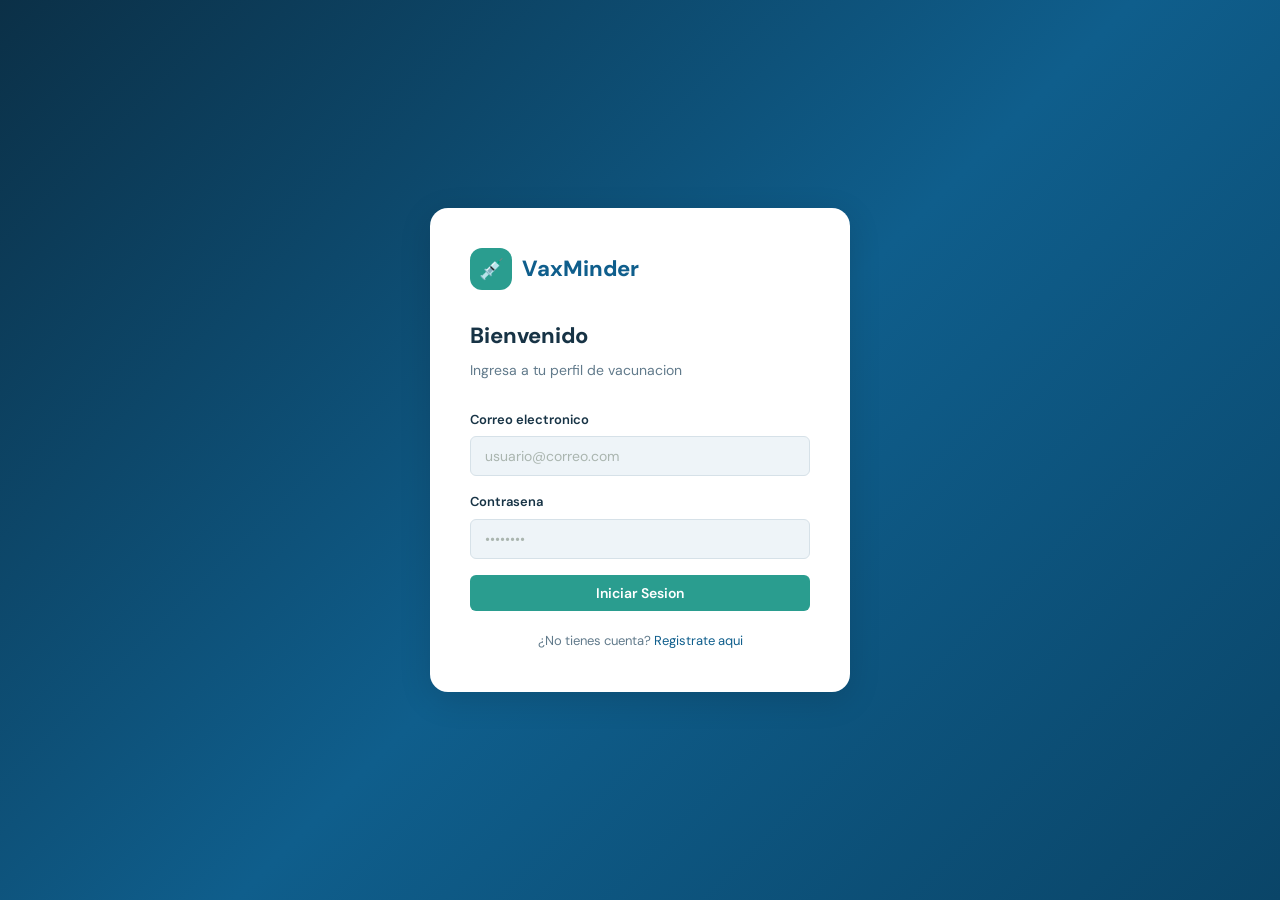
<file: index.html>
<!doctype html>
<html lang="es">
  <head>
    <meta charset="UTF-8" />
    <meta name="viewport" content="width=device-width, initial-scale=1.0" />
    <title>VaxMinder – Iniciar Sesion</title>
    <link rel="stylesheet" href="css/styles.css" />
  </head>
  <body>
    <div class="auth-wrapper">
      <div class="auth-card">
        <div class="auth-logo">
          <div class="logo-icon">💉</div>
          <div class="logo-text">VaxMinder</div>
        </div>

        <h2 class="auth-title">Bienvenido</h2>
        <p class="auth-subtitle">Ingresa a tu perfil de vacunacion</p>

        <form id="login-form" novalidate>
          <div class="form-group">
            <label class="form-label" for="email">Correo electronico</label>
            <input
              class="form-control"
              type="email"
              id="email"
              placeholder="usuario@correo.com"
              required
            />
            <span class="form-error" id="email-err"
              >Ingresa un correo valido.</span
            >
          </div>

          <div class="form-group">
            <label class="form-label" for="password">Contrasena</label>
            <input
              class="form-control"
              type="password"
              id="password"
              placeholder="••••••••"
              required
            />
            <span class="form-error" id="pass-err">Ingresa tu contrasena.</span>
          </div>

          <div
            id="login-error"
            class="alert-banner danger"
            style="display: none; margin-bottom: 16px"
          >
            <span class="alert-icon"></span>
            <div class="alert-body">
              <div class="alert-title">Credenciales incorrectas</div>
            </div>
          </div>

          <button type="submit" class="btn btn-accent btn-full" id="btn-login">
            Iniciar Sesion
          </button>
        </form>

        <div class="auth-footer">
          ¿No tienes cuenta? <a href="pages/registro.html">Registrate aqui</a>
        </div>
      </div>
    </div>

    <div id="toast-container"></div>

    <script src="js/core.js"></script>
    <script src="js/usuarios.repo.js"></script>
    <script src="js/session.repo.js"></script>
    <script src="js/vacunas-catalogo.repo.js"></script>
    <script src="js/centros-medicos.repo.js"></script>
    <script src="js/alertas.repo.js"></script>
    <script src="js/registro-vacunacion.repo.js"></script>
    <script src="js/historial-pdf.repo.js"></script>
    <script src="js/storage.js"></script>
    <script src="js/index.js"></script>
  </body>
</html>
</file>
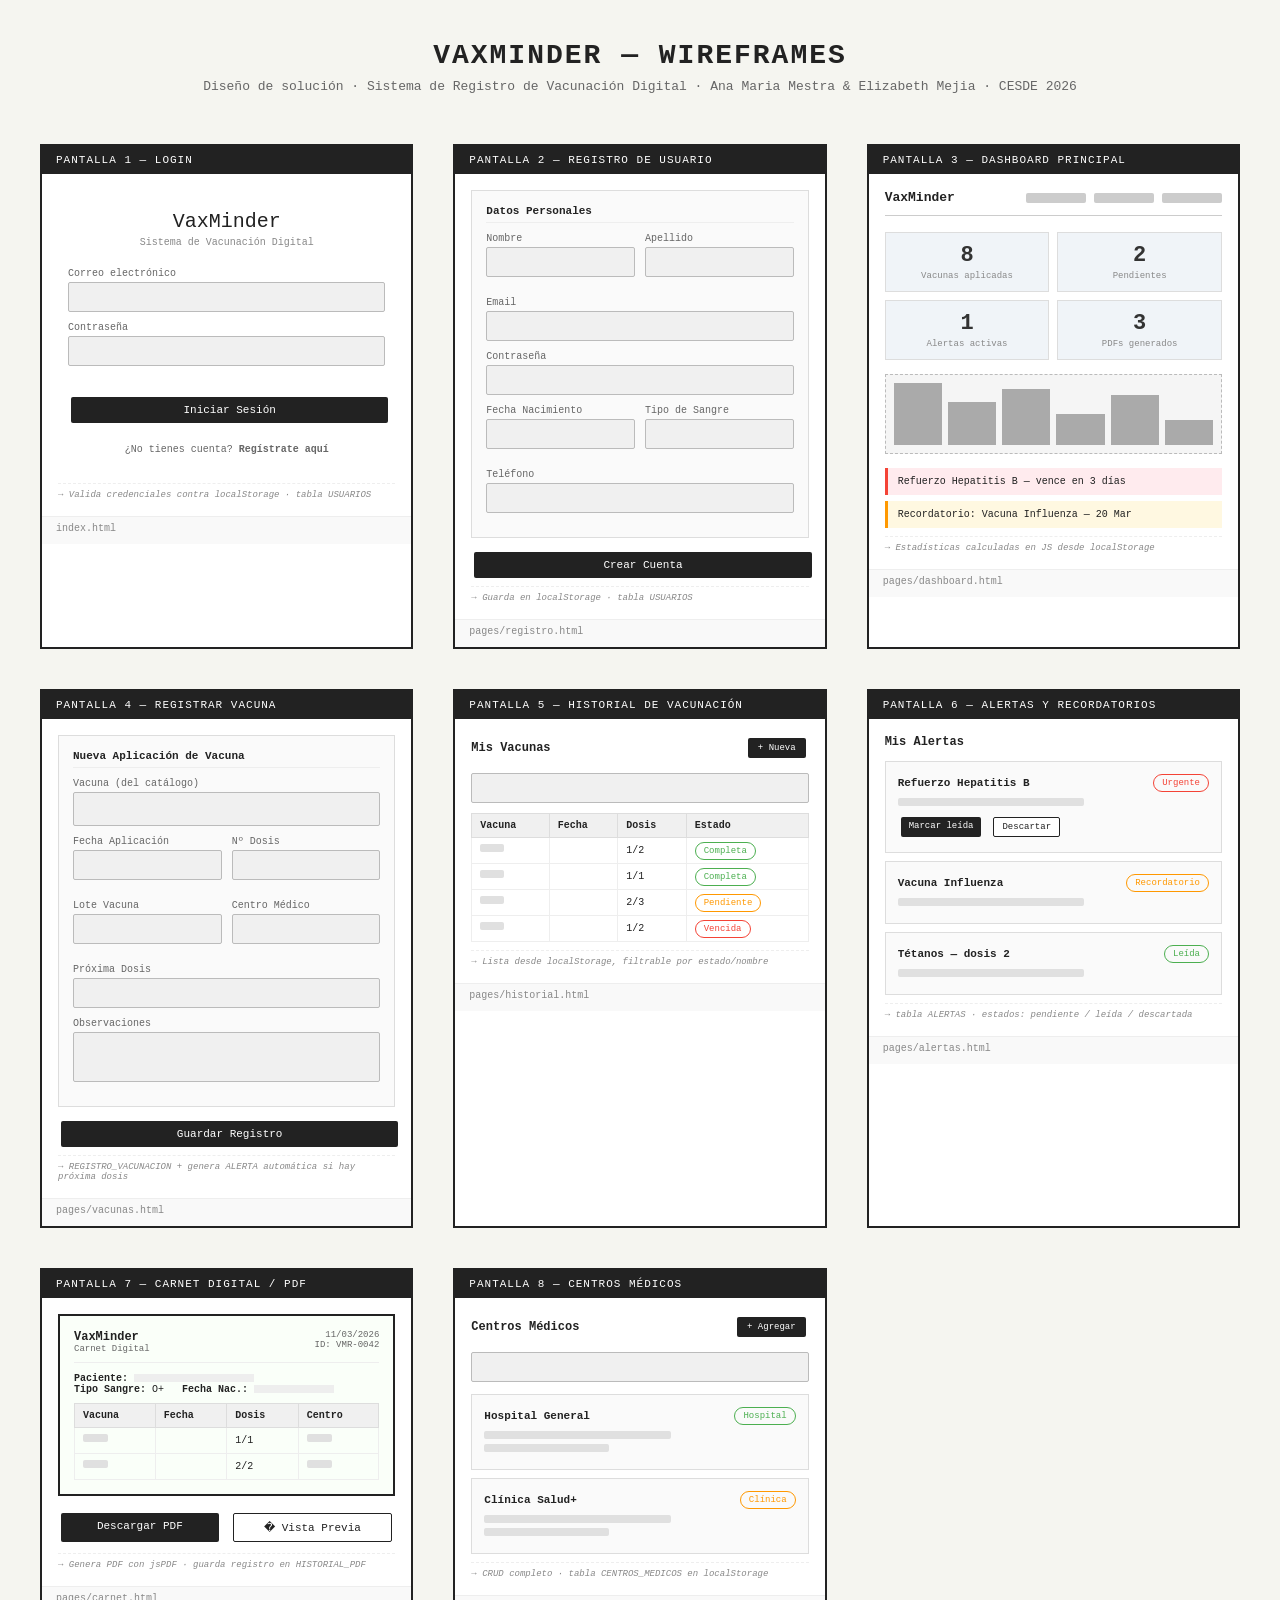
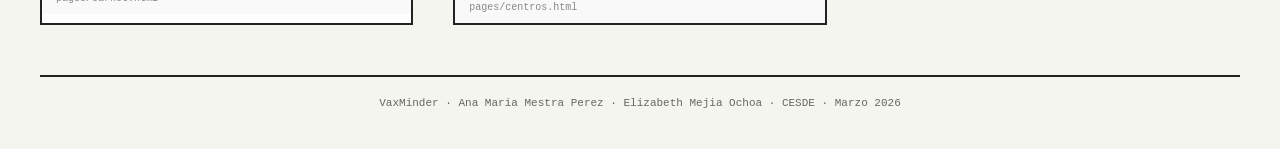
<file: wireframe.html>
<!DOCTYPE html>
<html lang="es">
<head>
<meta charset="UTF-8">
<title>VaxMinder – Wireframes</title>
<style> * { box-sizing: border-box; margin: 0; padding: 0; } body { font-family: 'Courier New', monospace; background: #f5f5f0; color: #222; padding: 40px; } h1 { font-size: 28px; text-align: center; margin-bottom: 8px; letter-spacing: 2px; } .subtitle { text-align: center; color: #666; margin-bottom: 50px; font-size: 13px; } .screen-grid { display: grid; grid-template-columns: repeat(auto-fit, minmax(340px, 1fr)); gap: 40px; } .screen { background: #fff; border: 2px solid #222; } .screen-title { background: #222; color: #fff; padding: 8px 14px; font-size: 11px; letter-spacing: 1px; text-transform: uppercase; } .screen-body { padding: 16px; } .wf-nav { display: flex; gap: 8px; margin-bottom: 16px; padding-bottom: 10px; border-bottom: 1px solid #ccc; align-items: center; } .wf-logo { font-weight: bold; font-size: 13px; margin-right: auto; } .wf-navitem { width: 60px; height: 10px; background: #ccc; border-radius: 2px; } .wf-field { background: #f0f0f0; border: 1px solid #bbb; height: 30px; width: 100%; margin-bottom: 10px; border-radius: 2px; } .wf-label { font-size: 10px; color: #666; margin-bottom: 3px; display: block; } .wf-btn { display: inline-block; padding: 7px 20px; background: #222; color: #fff; font-size: 11px; border-radius: 2px; margin: 3px; cursor: pointer; } .wf-btn.outline { background: #fff; color: #222; border: 1px solid #222; } .wf-form-section { background: #fafafa; border: 1px solid #ddd; padding: 14px; margin-bottom: 14px; } .wf-form-title { font-size: 11px; font-weight: bold; margin-bottom: 10px; border-bottom: 1px solid #eee; padding-bottom: 5px; } .wf-row { display: grid; grid-template-columns: 1fr 1fr; gap: 10px; margin-bottom: 10px; } .wf-card { border: 1px solid #ddd; padding: 12px; margin-bottom: 8px; background: #fafafa; } .wf-card-header { display: flex; justify-content: space-between; align-items: center; margin-bottom: 6px; } .wf-badge { padding: 3px 8px; font-size: 9px; border-radius: 10px; border: 1px solid; } .wf-badge.green { border-color: #4caf50; color: #4caf50; } .wf-badge.orange { border-color: #ff9800; color: #ff9800; } .wf-badge.red { border-color: #f44336; color: #f44336; } .wf-line { height: 8px; background: #e0e0e0; border-radius: 2px; margin-bottom: 5px; } .wf-line.short { width: 60%; } .wf-line.xshort { width: 40%; } .wf-stat-grid { display: grid; grid-template-columns: 1fr 1fr; gap: 8px; margin-bottom: 14px; } .wf-stat { background: #f0f4f8; border: 1px solid #ddd; padding: 10px; text-align: center; } .wf-stat-num { font-size: 22px; font-weight: bold; color: #333; } .wf-stat-label { font-size: 9px; color: #888; margin-top: 3px; } .wf-chart { background: #f5f5f5; border: 1px dashed #bbb; height: 80px; display: flex; align-items: flex-end; padding: 8px; gap: 6px; margin-bottom: 14px; } .wf-bar { background: #aaa; flex: 1; } .wf-alert { border-left: 3px solid #ff9800; background: #fff8e1; padding: 8px 10px; margin-bottom: 6px; font-size: 10px; } .wf-alert.danger { border-color: #f44336; background: #ffebee; } .wf-table { width: 100%; border-collapse: collapse; font-size: 10px; } .wf-table th { background: #f0f0f0; padding: 6px 8px; text-align: left; border: 1px solid #ddd; } .wf-table td { padding: 6px 8px; border: 1px solid #eee; } .annotation { font-size: 9px; color: #888; font-style: italic; margin-top: 8px; border-top: 1px dashed #eee; padding-top: 6px; } .screen-label { font-size: 10px; color: #888; padding: 6px 14px 10px; background: #f9f9f9; border-top: 1px solid #eee; }
</style>
</head>
<body>
<h1>VAXMINDER — WIREFRAMES</h1>
<p class="subtitle">Diseño de solución · Sistema de Registro de Vacunación Digital · Ana Maria Mestra & Elizabeth Mejia · CESDE 2026</p><div class="screen-grid"><div class="screen"><div class="screen-title">Pantalla 1 — Login</div><div class="screen-body"><div style="text-align:center; padding:20px 10px;"><div style="font-size:20px; margin-bottom:4px;"> VaxMinder</div><div style="font-size:10px; color:#888; margin-bottom:20px;">Sistema de Vacunación Digital</div><label class="wf-label" style="text-align:left">Correo electrónico</label><div class="wf-field"></div><label class="wf-label" style="text-align:left">Contraseña</label><div class="wf-field"></div><br><div class="wf-btn" style="width:100%; text-align:center; display:block;">Iniciar Sesión</div><br><div style="font-size:10px; color:#666;">¿No tienes cuenta? <b>Regístrate aquí</b></div></div><p class="annotation">→ Valida credenciales contra localStorage · tabla USUARIOS</p></div><div class="screen-label">index.html</div></div><div class="screen"><div class="screen-title">Pantalla 2 — Registro de Usuario</div><div class="screen-body"><div class="wf-form-section"><div class="wf-form-title">Datos Personales</div><div class="wf-row"><div><label class="wf-label">Nombre</label><div class="wf-field"></div></div><div><label class="wf-label">Apellido</label><div class="wf-field"></div></div></div><label class="wf-label">Email</label><div class="wf-field"></div><label class="wf-label">Contraseña</label><div class="wf-field"></div><div class="wf-row"><div><label class="wf-label">Fecha Nacimiento</label><div class="wf-field"></div></div><div><label class="wf-label">Tipo de Sangre</label><div class="wf-field"></div></div></div><label class="wf-label">Teléfono</label><div class="wf-field"></div></div><div class="wf-btn" style="width:100%; text-align:center; display:block;">Crear Cuenta</div><p class="annotation">→ Guarda en localStorage · tabla USUARIOS</p></div><div class="screen-label">pages/registro.html</div></div><div class="screen"><div class="screen-title">Pantalla 3 — Dashboard Principal</div><div class="screen-body"><div class="wf-nav"><span class="wf-logo"> VaxMinder</span><div class="wf-navitem"></div><div class="wf-navitem"></div><div class="wf-navitem"></div></div><div class="wf-stat-grid"><div class="wf-stat"><div class="wf-stat-num">8</div><div class="wf-stat-label">Vacunas aplicadas</div></div><div class="wf-stat"><div class="wf-stat-num">2</div><div class="wf-stat-label">Pendientes</div></div><div class="wf-stat"><div class="wf-stat-num">1</div><div class="wf-stat-label">Alertas activas</div></div><div class="wf-stat"><div class="wf-stat-num">3</div><div class="wf-stat-label">PDFs generados</div></div></div><div class="wf-chart"><div class="wf-bar" style="height:100%"></div><div class="wf-bar" style="height:70%"></div><div class="wf-bar" style="height:90%"></div><div class="wf-bar" style="height:50%"></div><div class="wf-bar" style="height:80%"></div><div class="wf-bar" style="height:40%"></div></div><div class="wf-alert danger"> Refuerzo Hepatitis B — vence en 3 días</div><div class="wf-alert"> Recordatorio: Vacuna Influenza — 20 Mar</div><p class="annotation">→ Estadísticas calculadas en JS desde localStorage</p></div><div class="screen-label">pages/dashboard.html</div></div><div class="screen"><div class="screen-title">Pantalla 4 — Registrar Vacuna</div><div class="screen-body"><div class="wf-form-section"><div class="wf-form-title">Nueva Aplicación de Vacuna</div><label class="wf-label">Vacuna (del catálogo)</label><div class="wf-field" style="height:34px;"></div><div class="wf-row"><div><label class="wf-label">Fecha Aplicación</label><div class="wf-field"></div></div><div><label class="wf-label">Nº Dosis</label><div class="wf-field"></div></div></div><div class="wf-row"><div><label class="wf-label">Lote Vacuna</label><div class="wf-field"></div></div><div><label class="wf-label">Centro Médico</label><div class="wf-field"></div></div></div><label class="wf-label">Próxima Dosis</label><div class="wf-field"></div><label class="wf-label">Observaciones</label><div class="wf-field" style="height:50px;"></div></div><div class="wf-btn" style="width:100%; text-align:center; display:block;">Guardar Registro</div><p class="annotation">→ REGISTRO_VACUNACION + genera ALERTA automática si hay próxima dosis</p></div><div class="screen-label">pages/vacunas.html</div></div><div class="screen"><div class="screen-title">Pantalla 5 — Historial de Vacunación</div><div class="screen-body"><div style="display:flex; justify-content:space-between; align-items:center; margin-bottom:12px;"><div style="font-size:12px; font-weight:bold;">Mis Vacunas</div><div class="wf-btn" style="font-size:9px; padding:5px 10px;">+ Nueva</div></div><div class="wf-field" style="margin-bottom:10px;" title="Buscar vacuna..."></div><table class="wf-table"><tr><th>Vacuna</th><th>Fecha</th><th>Dosis</th><th>Estado</th></tr><tr><td><div class="wf-line xshort"></div></td><td></td><td>1/2</td><td><span class="wf-badge green">Completa</span></td></tr><tr><td><div class="wf-line xshort"></div></td><td></td><td>1/1</td><td><span class="wf-badge green">Completa</span></td></tr><tr><td><div class="wf-line xshort"></div></td><td></td><td>2/3</td><td><span class="wf-badge orange">Pendiente</span></td></tr><tr><td><div class="wf-line xshort"></div></td><td></td><td>1/2</td><td><span class="wf-badge red">Vencida</span></td></tr></table><p class="annotation">→ Lista desde localStorage, filtrable por estado/nombre</p></div><div class="screen-label">pages/historial.html</div></div><div class="screen"><div class="screen-title">Pantalla 6 — Alertas y Recordatorios</div><div class="screen-body"><div style="font-size:12px; font-weight:bold; margin-bottom:12px;"> Mis Alertas</div><div class="wf-card"><div class="wf-card-header"><div style="font-size:11px; font-weight:bold;">Refuerzo Hepatitis B</div><span class="wf-badge red">Urgente</span></div><div class="wf-line short"></div><div style="margin-top:8px; display:flex; gap:6px;"><div class="wf-btn" style="font-size:9px; padding:4px 8px;">Marcar leída</div><div class="wf-btn outline" style="font-size:9px; padding:4px 8px;">Descartar</div></div></div><div class="wf-card"><div class="wf-card-header"><div style="font-size:11px; font-weight:bold;">Vacuna Influenza</div><span class="wf-badge orange">Recordatorio</span></div><div class="wf-line short"></div></div><div class="wf-card"><div class="wf-card-header"><div style="font-size:11px; font-weight:bold;">Tétanos — dosis 2</div><span class="wf-badge green">Leída</span></div><div class="wf-line short"></div></div><p class="annotation">→ tabla ALERTAS · estados: pendiente / leída / descartada</p></div><div class="screen-label">pages/alertas.html</div></div><div class="screen"><div class="screen-title">Pantalla 7 — Carnet Digital / PDF</div><div class="screen-body"><div style="border:2px solid #222; padding:14px; margin-bottom:14px; background:#fafff9;"><div style="display:flex; justify-content:space-between; margin-bottom:10px; border-bottom:1px solid #eee; padding-bottom:8px;"><div><div style="font-weight:bold; font-size:12px;"> VaxMinder</div><div style="font-size:9px; color:#666;">Carnet Digital</div></div><div style="text-align:right; font-size:9px; color:#666;"><div>11/03/2026</div><div>ID: VMR-0042</div></div></div><div style="font-size:10px; margin-bottom:8px;"><div><b>Paciente:</b> <span style="background:#eee; display:inline-block; width:120px; height:8px; vertical-align:middle;"></span></div><div><b>Tipo Sangre:</b> O+ &nbsp; <b>Fecha Nac.:</b> <span style="background:#eee; display:inline-block; width:80px; height:8px; vertical-align:middle;"></span></div></div><table class="wf-table"><tr><th>Vacuna</th><th>Fecha</th><th>Dosis</th><th>Centro</th></tr><tr><td><div class="wf-line xshort"></div></td><td></td><td>1/1</td><td><div class="wf-line xshort"></div></td></tr><tr><td><div class="wf-line xshort"></div></td><td></td><td>2/2</td><td><div class="wf-line xshort"></div></td></tr></table></div><div style="display:flex; gap:8px;"><div class="wf-btn" style="flex:1; text-align:center; display:block;"> Descargar PDF</div><div class="wf-btn outline" style="flex:1; text-align:center; display:block;">� Vista Previa</div></div><p class="annotation">→ Genera PDF con jsPDF · guarda registro en HISTORIAL_PDF</p></div><div class="screen-label">pages/carnet.html</div></div><div class="screen"><div class="screen-title">Pantalla 8 — Centros Médicos</div><div class="screen-body"><div style="display:flex; justify-content:space-between; align-items:center; margin-bottom:12px;"><div style="font-size:12px; font-weight:bold;"> Centros Médicos</div><div class="wf-btn" style="font-size:9px; padding:5px 10px;">+ Agregar</div></div><div class="wf-field" style="margin-bottom:12px;"></div><div class="wf-card"><div class="wf-card-header"><div style="font-size:11px; font-weight:bold;">Hospital General</div><span class="wf-badge green">Hospital</span></div><div class="wf-line short"></div><div class="wf-line xshort"></div></div><div class="wf-card"><div class="wf-card-header"><div style="font-size:11px; font-weight:bold;">Clínica Salud+</div><span class="wf-badge orange">Clínica</span></div><div class="wf-line short"></div><div class="wf-line xshort"></div></div><p class="annotation">→ CRUD completo · tabla CENTROS_MEDICOS en localStorage</p></div><div class="screen-label">pages/centros.html</div></div></div><div style="margin-top:50px; border-top:2px solid #222; padding-top:20px; font-size:11px; color:#666; text-align:center;"> VaxMinder · Ana Maria Mestra Perez · Elizabeth Mejia Ochoa · CESDE · Marzo 2026
</div>
</body>
</html>
</file>
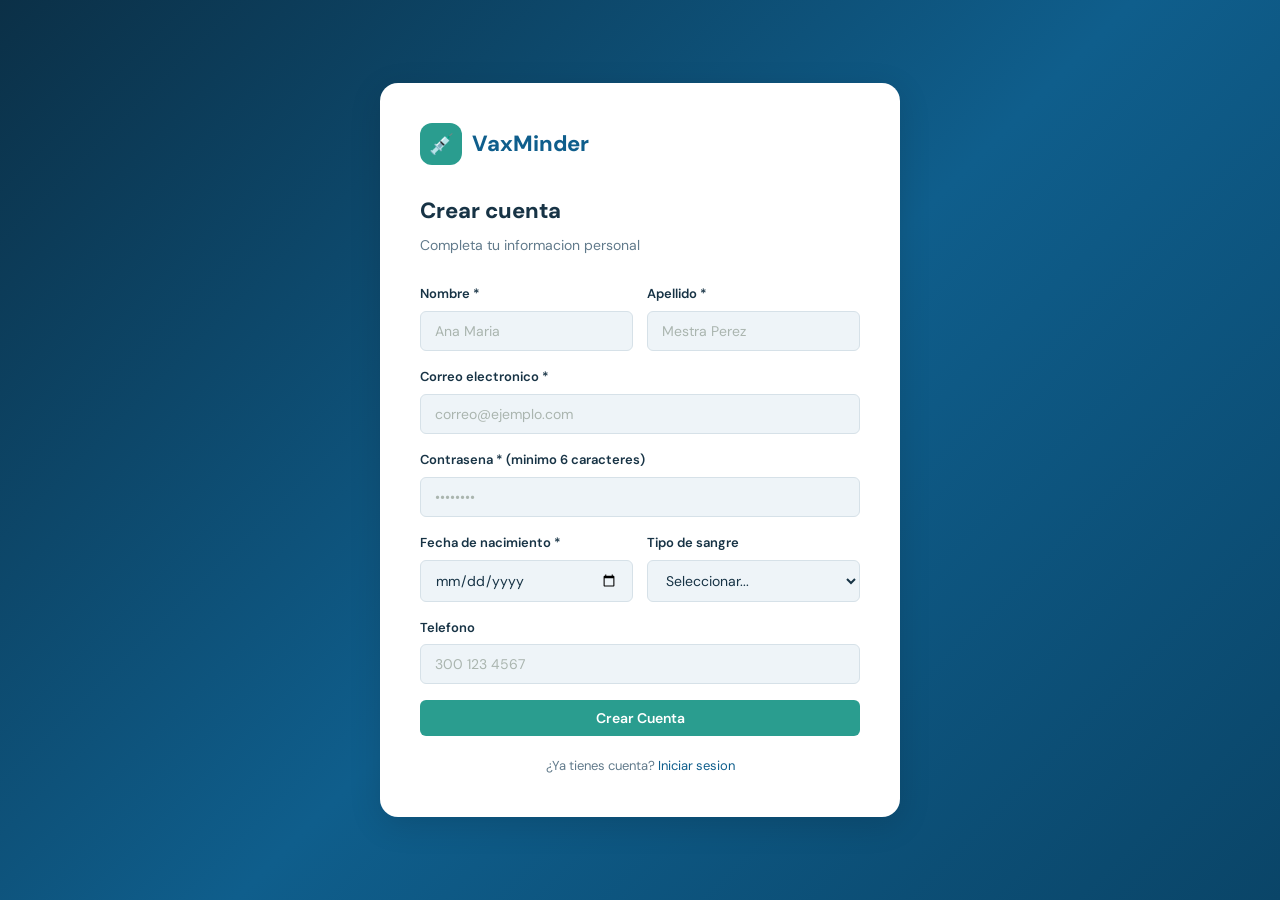
<file: pages/registro.html>
<!doctype html>
<html lang="es">
  <head>
    <meta charset="UTF-8" />
    <meta name="viewport" content="width=device-width, initial-scale=1.0" />
    <title>VaxMinder – Registro</title>
    <link rel="stylesheet" href="../css/styles.css" />
  </head>
  <body>
    <div class="auth-wrapper">
      <div class="auth-card" style="max-width: 520px">
        <div class="auth-logo">
          <div class="logo-icon">💉</div>
          <div class="logo-text">VaxMinder</div>
        </div>

        <h2 class="auth-title">Crear cuenta</h2>
        <p class="auth-subtitle">Completa tu informacion personal</p>

        <form id="register-form" novalidate>
          <div class="form-grid">
            <div class="form-group">
              <label class="form-label" for="nombre">Nombre *</label>
              <input
                class="form-control"
                type="text"
                id="nombre"
                placeholder="Ana Maria"
                required
              />
              <span class="form-error">Campo requerido.</span>
            </div>
            <div class="form-group">
              <label class="form-label" for="apellido">Apellido *</label>
              <input
                class="form-control"
                type="text"
                id="apellido"
                placeholder="Mestra Perez"
                required
              />
              <span class="form-error">Campo requerido.</span>
            </div>
          </div>

          <div class="form-group">
            <label class="form-label" for="email">Correo electronico *</label>
            <input
              class="form-control"
              type="email"
              id="email"
              placeholder="correo@ejemplo.com"
              required
            />
            <span class="form-error">Ingresa un correo valido.</span>
          </div>

          <div class="form-group">
            <label class="form-label" for="contrasena"
              >Contrasena * (minimo 6 caracteres)</label
            >
            <input
              class="form-control"
              type="password"
              id="contrasena"
              placeholder="••••••••"
              required
            />
            <span class="form-error">Minimo 6 caracteres.</span>
          </div>

          <div class="form-grid">
            <div class="form-group">
              <label class="form-label" for="fecha_nacimiento"
                >Fecha de nacimiento *</label
              >
              <input
                class="form-control"
                type="date"
                id="fecha_nacimiento"
                required
              />
              <span class="form-error">Campo requerido.</span>
            </div>
            <div class="form-group">
              <label class="form-label" for="tipo_sangre">Tipo de sangre</label>
              <select class="form-control" id="tipo_sangre">
                <option value="">Seleccionar...</option>
                <option>A+</option>
                <option>A-</option>
                <option>B+</option>
                <option>B-</option>
                <option>AB+</option>
                <option>AB-</option>
                <option>O+</option>
                <option>O-</option>
              </select>
            </div>
          </div>

          <div class="form-group">
            <label class="form-label" for="telefono">Telefono</label>
            <input
              class="form-control"
              type="tel"
              id="telefono"
              placeholder="300 123 4567"
            />
          </div>

          <div
            id="reg-error"
            class="alert-banner danger"
            style="display: none; margin-bottom: 14px"
          >
            <span class="alert-icon">⚠️</span>
            <div class="alert-body">
              <div class="alert-title" id="reg-error-msg">Error</div>
            </div>
          </div>

          <button type="submit" class="btn btn-accent btn-full">
            Crear Cuenta
          </button>
        </form>

        <div class="auth-footer">
          ¿Ya tienes cuenta? <a href="../index.html">Iniciar sesion</a>
        </div>
      </div>
    </div>

    <div id="toast-container"></div>
    <script src="../js/core.js"></script>
    <script src="../js/usuarios.repo.js"></script>
    <script src="../js/session.repo.js"></script>
    <script src="../js/vacunas-catalogo.repo.js"></script>
    <script src="../js/centros-medicos.repo.js"></script>
    <script src="../js/alertas.repo.js"></script>
    <script src="../js/registro-vacunacion.repo.js"></script>
    <script src="../js/historial-pdf.repo.js"></script>
    <script src="../js/storage.js"></script>
    <script src="../js/utils.js"></script>
    <script src="../js/registro.js"></script>
  </body>
</html>
</file>
<file: css/styles.css>
/* ============================================
   VaxMinder – styles.css
   Estilos globales del sistema
   ============================================ */

@import url('https://fonts.googleapis.com/css2?family=DM+Sans:wght@300;400;500;600;700&family=DM+Mono:wght@400;500&display=swap');

/* ─── Variables ─── */
:root {
  --clr-bg:        #eef4f8;
  --clr-surface:   #ffffff;
  --clr-border:    #d6e1e8;
  --clr-primary:   #0f5e8c;
  --clr-primary-lt:#e8f2f8;
  --clr-primary-dk:#0a4568;
  --clr-accent:    #2a9d8f;
  --clr-danger:    #c4454d;
  --clr-warning:   #d9982f;
  --clr-info:      #3f7ea8;
  --clr-success:   #2f9e73;
  --clr-text:      #173345;
  --clr-muted:     #617a8b;
  --clr-sidebar:   #0f2f45;
  --clr-sidebar-lt:#18445e;

  --radius-sm:  6px;
  --radius-md: 12px;
  --radius-lg: 18px;

  --shadow-sm: 0 1px 4px rgba(0,0,0,.07);
  --shadow-md: 0 4px 16px rgba(0,0,0,.10);
  --shadow-lg: 0 8px 32px rgba(0,0,0,.13);

  --font-main: 'DM Sans', sans-serif;
  --font-mono: 'DM Mono', monospace;

  --sidebar-w: 230px;
  --topbar-h:  60px;
}

/* ─── Reset ─── */
*, *::before, *::after { box-sizing: border-box; margin: 0; padding: 0; }
html { scroll-behavior: smooth; }
body {
  font-family: var(--font-main);
  background: var(--clr-bg);
  color: var(--clr-text);
  font-size: 15px;
  line-height: 1.6;
  min-height: 100vh;
}
a { color: var(--clr-primary); text-decoration: none; }
a:hover { text-decoration: underline; }
img { max-width: 100%; display: block; }
ul, ol { list-style: none; }
button { cursor: pointer; font-family: inherit; }
input, select, textarea { font-family: inherit; }

/* ─── Layout ─── */
.app-wrapper {
  display: flex;
  min-height: 100vh;
}

/* ─── Sidebar ─── */
.sidebar {
  width: var(--sidebar-w);
  background: var(--clr-sidebar);
  color: #c8ddd5;
  display: flex;
  flex-direction: column;
  position: fixed;
  top: 0; left: 0; bottom: 0;
  z-index: 100;
  transition: transform .3s;
}

.sidebar-logo {
  padding: 22px 20px 18px;
  border-bottom: 1px solid rgba(255,255,255,.07);
  display: flex;
  align-items: center;
  gap: 10px;
}
.sidebar-logo .logo-icon {
  width: 36px; height: 36px;
  background: var(--clr-accent);
  border-radius: 10px;
  display: flex; align-items: center; justify-content: center;
  font-size: 18px;
}
.sidebar-logo .logo-text {
  font-size: 17px;
  font-weight: 700;
  color: #fff;
  letter-spacing: .5px;
}

.sidebar-nav {
  flex: 1;
  padding: 16px 10px;
  overflow-y: auto;
}

.nav-section-label {
  font-size: 10px;
  text-transform: uppercase;
  letter-spacing: 1.2px;
  color: rgba(200,221,213,.4);
  padding: 12px 10px 6px;
}

.nav-item {
  display: flex;
  align-items: center;
  gap: 10px;
  padding: 10px 12px;
  border-radius: var(--radius-sm);
  color: #a8c4bb;
  font-size: 14px;
  font-weight: 500;
  transition: background .18s, color .18s;
  margin-bottom: 2px;
  text-decoration: none;
}
.nav-item:hover { background: rgba(255,255,255,.07); color: #fff; text-decoration: none; }
.nav-item.active { background: var(--clr-accent); color: #fff; }
.nav-item .nav-icon { font-size: 16px; width: 22px; text-align: center; flex-shrink: 0; }

.sidebar-user {
  padding: 16px;
  border-top: 1px solid rgba(255,255,255,.07);
  display: flex;
  align-items: center;
  gap: 10px;
}
.sidebar-user .avatar {
  width: 34px; height: 34px;
  background: var(--clr-accent);
  border-radius: 50%;
  display: flex; align-items: center; justify-content: center;
  font-size: 14px;
  font-weight: 700;
  color: #fff;
  flex-shrink: 0;
}
.sidebar-user .user-info { flex: 1; min-width: 0; }
.sidebar-user .user-name { font-size: 13px; font-weight: 600; color: #fff; white-space: nowrap; overflow: hidden; text-overflow: ellipsis; }
.sidebar-user .user-role { font-size: 11px; color: rgba(200,221,213,.5); }
.btn-logout { background: none; border: none; color: rgba(200,221,213,.5); font-size: 16px; padding: 4px; transition: color .18s; }
.btn-logout:hover { color: var(--clr-danger); }

/* ─── Main content ─── */
.main-content {
  margin-left: var(--sidebar-w);
  flex: 1;
  display: flex;
  flex-direction: column;
  min-height: 100vh;
}

/* ─── Topbar ─── */
.topbar {
  height: var(--topbar-h);
  background: var(--clr-surface);
  border-bottom: 1px solid var(--clr-border);
  display: flex;
  align-items: center;
  padding: 0 28px;
  gap: 16px;
  position: sticky;
  top: 0;
  z-index: 50;
}
.topbar-title {
  font-size: 18px;
  font-weight: 700;
  flex: 1;
}
.topbar-title span { font-weight: 400; color: var(--clr-muted); font-size: 14px; margin-left: 8px; }
.topbar-actions { display: flex; align-items: center; gap: 10px; }

/* ─── Page body ─── */
.page-body {
  padding: 28px;
  flex: 1;
}

/* ─── Cards ─── */
.card {
  background: var(--clr-surface);
  border: 1px solid var(--clr-border);
  border-radius: var(--radius-md);
  padding: 22px 24px;
  box-shadow: var(--shadow-sm);
}
.card-title {
  font-size: 15px;
  font-weight: 700;
  margin-bottom: 16px;
  display: flex;
  align-items: center;
  gap: 8px;
}

/* ─── Stat cards ─── */
.stat-grid {
  display: grid;
  grid-template-columns: repeat(auto-fit, minmax(180px, 1fr));
  gap: 16px;
  margin-bottom: 28px;
}
.stat-card {
  background: var(--clr-surface);
  border: 1px solid var(--clr-border);
  border-radius: var(--radius-md);
  padding: 20px 22px;
  display: flex;
  align-items: flex-start;
  gap: 14px;
  box-shadow: var(--shadow-sm);
  transition: transform .2s, box-shadow .2s;
}
.stat-card:hover { transform: translateY(-2px); box-shadow: var(--shadow-md); }
.stat-icon {
  width: 44px; height: 44px;
  border-radius: var(--radius-sm);
  display: flex; align-items: center; justify-content: center;
  font-size: 20px;
  flex-shrink: 0;
}
.stat-icon.green  { background: #e6f4ee; }
.stat-icon.orange { background: #fdf1df; }
.stat-icon.red    { background: #fbe9ea; }
.stat-icon.blue   { background: #e8f2f9; }
.stat-value { font-size: 28px; font-weight: 700; line-height: 1; }
.stat-label { font-size: 12px; color: var(--clr-muted); margin-top: 4px; }

/* ─── Buttons ─── */
.btn {
  display: inline-flex;
  align-items: center;
  gap: 6px;
  padding: 9px 20px;
  border-radius: var(--radius-sm);
  font-size: 14px;
  font-weight: 600;
  border: none;
  transition: background .18s, transform .1s, box-shadow .18s;
}
.btn:active { transform: scale(.97); }
.btn-primary { background: var(--clr-primary); color: #fff; }
.btn-primary:hover { background: var(--clr-primary-dk); }
.btn-accent  { background: var(--clr-accent); color: #fff; }
.btn-accent:hover { background: #248b7e; }
.btn-outline { background: transparent; color: var(--clr-primary); border: 1.5px solid var(--clr-primary); }
.btn-outline:hover { background: var(--clr-primary-lt); }
.btn-danger  { background: var(--clr-danger); color: #fff; }
.btn-danger:hover { background: #c1121f; }
.btn-ghost   { background: transparent; color: var(--clr-muted); border: 1.5px solid var(--clr-border); }
.btn-ghost:hover { background: var(--clr-bg); }
.btn-sm { padding: 6px 14px; font-size: 13px; }
.btn-full { width: 100%; justify-content: center; }

/* ─── Forms ─── */
.form-group { margin-bottom: 16px; }
.form-label {
  display: block;
  font-size: 13px;
  font-weight: 600;
  color: var(--clr-text);
  margin-bottom: 6px;
}
.form-control {
  width: 100%;
  padding: 10px 14px;
  background: var(--clr-bg);
  border: 1.5px solid var(--clr-border);
  border-radius: var(--radius-sm);
  font-size: 14px;
  color: var(--clr-text);
  transition: border-color .18s, box-shadow .18s;
  outline: none;
}
.form-control:focus {
  border-color: var(--clr-accent);
  box-shadow: 0 0 0 3px rgba(42,157,143,.16);
  background: #fff;
}
.form-control::placeholder { color: #aab5af; }
select.form-control { cursor: pointer; }
textarea.form-control { resize: vertical; min-height: 80px; }
.form-grid { display: grid; grid-template-columns: 1fr 1fr; gap: 14px; }
.form-grid.three { grid-template-columns: 1fr 1fr 1fr; }
.form-error { font-size: 12px; color: var(--clr-danger); margin-top: 4px; display: none; }
.form-control.error { border-color: var(--clr-danger); }

/* ─── Table ─── */
.table-wrapper { overflow-x: auto; border-radius: var(--radius-md); border: 1px solid var(--clr-border); }
table.data-table { width: 100%; border-collapse: collapse; background: var(--clr-surface); }
.data-table thead th {
  background: #f2f7fa;
  padding: 12px 16px;
  font-size: 12px;
  font-weight: 700;
  text-transform: uppercase;
  letter-spacing: .6px;
  color: var(--clr-muted);
  text-align: left;
  border-bottom: 1px solid var(--clr-border);
  white-space: nowrap;
}
.data-table tbody td {
  padding: 14px 16px;
  font-size: 14px;
  border-bottom: 1px solid #eaf1f6;
  vertical-align: middle;
}
.data-table tbody tr:last-child td { border-bottom: none; }
.data-table tbody tr:hover td { background: #f5f9fc; }

/* ─── Badges ─── */
.badge {
  display: inline-flex;
  align-items: center;
  gap: 4px;
  padding: 3px 10px;
  border-radius: 20px;
  font-size: 12px;
  font-weight: 600;
}
.badge-success  { background: #e6f4ee; color: #1f7759; }
.badge-warning  { background: #fdf1df; color: #8b6320; }
.badge-danger   { background: #fbe9ea; color: #963138; }
.badge-info     { background: #e8f2f9; color: #2a5f86; }
.badge-muted    { background: #ecf2f6; color: var(--clr-muted); }

/* ─── Alert banners ─── */
.alert-banner {
  display: flex;
  align-items: flex-start;
  gap: 12px;
  padding: 14px 16px;
  border-radius: var(--radius-sm);
  font-size: 14px;
  margin-bottom: 10px;
  border-left: 4px solid;
}
.alert-banner.danger  { background: #fbe9ea; border-color: var(--clr-danger); color: #75272d; }
.alert-banner.warning { background: #fdf1df; border-color: var(--clr-warning); color: #65481a; }
.alert-banner.success { background: #e6f4ee; border-color: var(--clr-success); color: #1e5c45; }
.alert-banner.info    { background: #e8f2f9; border-color: var(--clr-info);    color: #224a67; }
.alert-banner .alert-icon { font-size: 18px; flex-shrink: 0; margin-top: 1px; }
.alert-banner .alert-body { flex: 1; }
.alert-banner .alert-title { font-weight: 700; margin-bottom: 2px; }
.alert-banner .alert-msg   { font-size: 13px; opacity: .85; }
.alert-banner .alert-close { background: none; border: none; font-size: 16px; opacity: .5; padding: 0 4px; transition: opacity .18s; }
.alert-banner .alert-close:hover { opacity: 1; }

/* ─── Modal ─── */
.modal-overlay {
  position: fixed; inset: 0;
  background: rgba(0,0,0,.4);
  display: flex; align-items: center; justify-content: center;
  z-index: 500;
  padding: 20px;
  opacity: 0;
  pointer-events: none;
  transition: opacity .2s;
}
.modal-overlay.open { opacity: 1; pointer-events: all; }
.modal {
  background: var(--clr-surface);
  border-radius: var(--radius-lg);
  width: 100%;
  max-width: 520px;
  box-shadow: var(--shadow-lg);
  transform: translateY(20px);
  transition: transform .2s;
}
.modal-overlay.open .modal { transform: translateY(0); }
.modal-header {
  padding: 22px 26px 16px;
  border-bottom: 1px solid var(--clr-border);
  display: flex;
  align-items: center;
  justify-content: space-between;
}
.modal-title { font-size: 16px; font-weight: 700; }
.modal-close { background: none; border: none; font-size: 20px; color: var(--clr-muted); padding: 2px 6px; border-radius: 6px; }
.modal-close:hover { background: var(--clr-bg); }
.modal-body { padding: 22px 26px; }
.modal-footer { padding: 16px 26px 22px; display: flex; justify-content: flex-end; gap: 10px; border-top: 1px solid var(--clr-border); }

/* ─── Toast ─── */
#toast-container {
  position: fixed;
  bottom: 24px; right: 24px;
  z-index: 1000;
  display: flex;
  flex-direction: column;
  gap: 10px;
}
.toast {
  background: var(--clr-sidebar);
  color: #e0ede7;
  padding: 12px 18px;
  border-radius: var(--radius-sm);
  font-size: 14px;
  box-shadow: var(--shadow-md);
  display: flex;
  align-items: center;
  gap: 10px;
  animation: slideIn .25s ease;
  max-width: 320px;
}
.toast.success { border-left: 3px solid var(--clr-success); }
.toast.error   { border-left: 3px solid var(--clr-danger); }
.toast.info    { border-left: 3px solid var(--clr-accent); }
@keyframes slideIn { from { transform: translateX(100%); opacity: 0; } to { transform: none; opacity: 1; } }

/* ─── Empty state ─── */
.empty-state {
  text-align: center;
  padding: 50px 20px;
  color: var(--clr-muted);
}
.empty-state .empty-icon { font-size: 44px; margin-bottom: 12px; }
.empty-state .empty-title { font-size: 16px; font-weight: 700; color: var(--clr-text); margin-bottom: 6px; }
.empty-state .empty-desc  { font-size: 14px; }

/* ─── Search bar ─── */
.search-bar {
  display: flex;
  align-items: center;
  gap: 8px;
  background: var(--clr-bg);
  border: 1.5px solid var(--clr-border);
  border-radius: var(--radius-sm);
  padding: 8px 14px;
  transition: border-color .18s;
}
.search-bar:focus-within { border-color: var(--clr-accent); }
.search-bar input {
  border: none;
  background: transparent;
  outline: none;
  font-size: 14px;
  flex: 1;
  color: var(--clr-text);
}
.search-bar .search-icon { color: var(--clr-muted); font-size: 16px; }

/* ─── Auth pages ─── */
.auth-wrapper {
  min-height: 100vh;
  display: flex;
  align-items: center;
  justify-content: center;
  background: linear-gradient(135deg, #0b3047 0%, #0f5e8c 52%, #0a4568 100%);
  padding: 24px;
}
.auth-card {
  background: #fff;
  border-radius: var(--radius-lg);
  padding: 40px;
  width: 100%;
  max-width: 420px;
  box-shadow: var(--shadow-lg);
}
.auth-logo {
  display: flex;
  align-items: center;
  gap: 10px;
  margin-bottom: 28px;
}
.auth-logo .logo-icon {
  width: 42px; height: 42px;
  background: var(--clr-accent);
  border-radius: 12px;
  display: flex; align-items: center; justify-content: center;
  font-size: 20px;
}
.auth-logo .logo-text { font-size: 22px; font-weight: 800; color: var(--clr-primary); }
.auth-title { font-size: 22px; font-weight: 800; margin-bottom: 6px; }
.auth-subtitle { font-size: 14px; color: var(--clr-muted); margin-bottom: 28px; }
.auth-footer { margin-top: 20px; text-align: center; font-size: 13px; color: var(--clr-muted); }

/* ─── Responsive ─── */
@media (max-width: 768px) {
  .sidebar { transform: translateX(-100%); }
  .sidebar.open { transform: translateX(0); }
  .main-content { margin-left: 0; }
  .page-body { padding: 16px; }
  .form-grid, .form-grid.three { grid-template-columns: 1fr; }
  .stat-grid { grid-template-columns: 1fr 1fr; }
}

/* ─── Utilities ─── */
.flex { display: flex; }
.flex-center { display: flex; align-items: center; }
.flex-between { display: flex; align-items: center; justify-content: space-between; }
.gap-2 { gap: 8px; }
.gap-3 { gap: 12px; }
.gap-4 { gap: 16px; }
.mt-1 { margin-top: 4px; }
.mt-2 { margin-top: 8px; }
.mt-3 { margin-top: 16px; }
.mt-4 { margin-top: 24px; }
.mb-3 { margin-bottom: 16px; }
.mb-4 { margin-bottom: 24px; }
.text-muted { color: var(--clr-muted); }
.text-sm { font-size: 13px; }
.font-bold { font-weight: 700; }
.w-full { width: 100%; }
</file>
